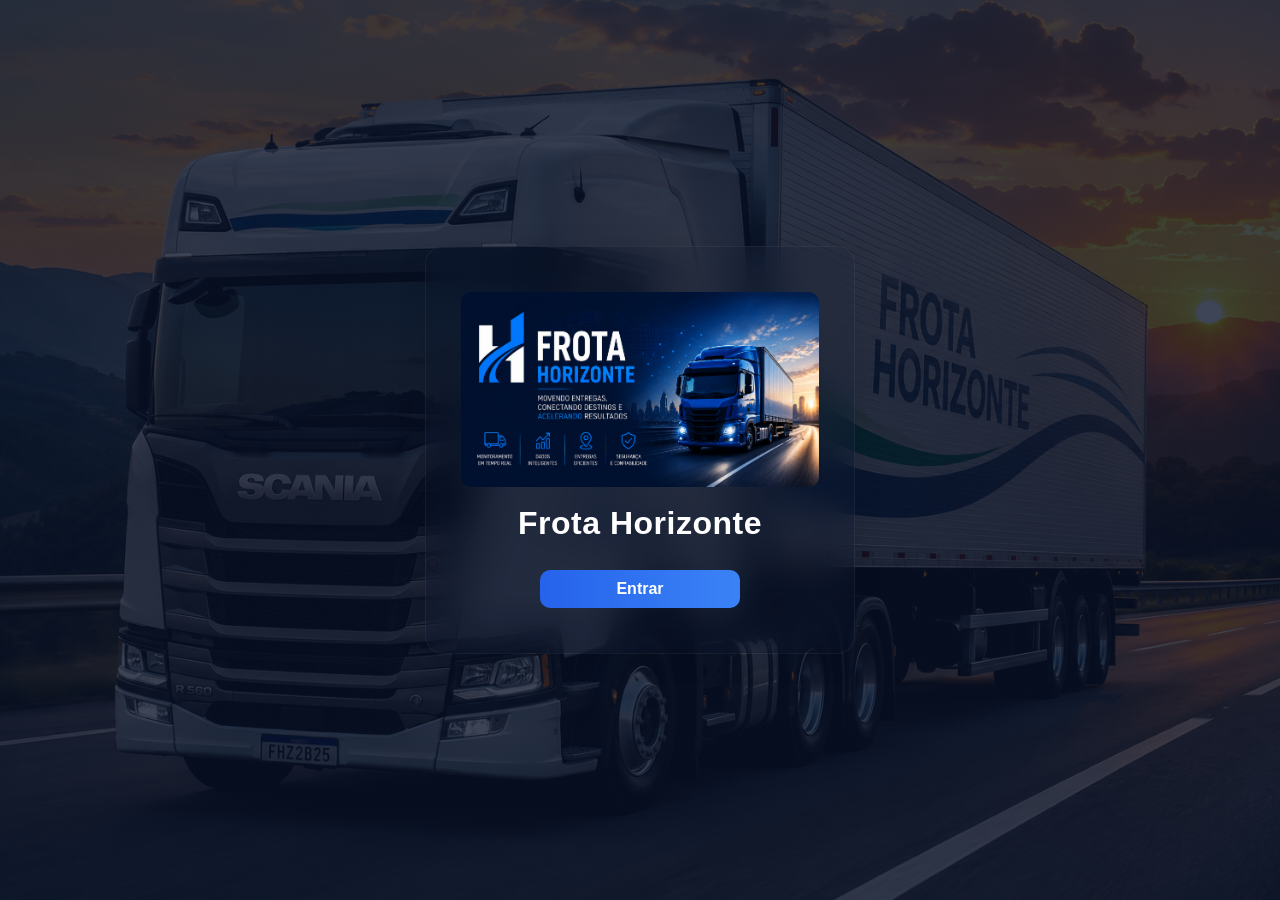
<file: index.html>
<!DOCTYPE html>
<html lang="pt-BR">
<head>
    <meta charset="UTF-8">
    <meta name="viewport" content="width=device-width, initial-scale=1.0">

    <title>Frota Horizonte</title>


    <meta property="og:title" content="Frota Horizonte">
    <meta property="og:description"
          content="Movendo entregas, conectando destinos e acelerando resultados">

    <meta property="og:image"
          content="https://samuellsf.github.io/Horizonte-/assets/img/logohorizonte.png">

    <meta property="og:image:width" content="1200">
    <meta property="og:image:height" content="630">

    <meta property="og:url"
          content="https://samuellsf.github.io/Horizonte-/">

    <meta property="og:type" content="website">


    <meta name="twitter:card" content="summary_large_image">
    <meta name="twitter:title" content="Frota Horizonte">
    <meta name="twitter:description"
          content="Movendo entregas, conectando destinos e acelerando resultados">

    <meta name="twitter:image"
          content="https://samuellsf.github.io/Horizonte-/assets/img/logohorizonte.png">

    <link rel="stylesheet" href="css/style.css">
    <link rel="manifest" href="manifest.json">
</head>

<body>

    <script>
        window.location.href = "./pages/login.html";
    </script>

    <script src="js/pwa.js"></script>

</body>
</html>
</file>
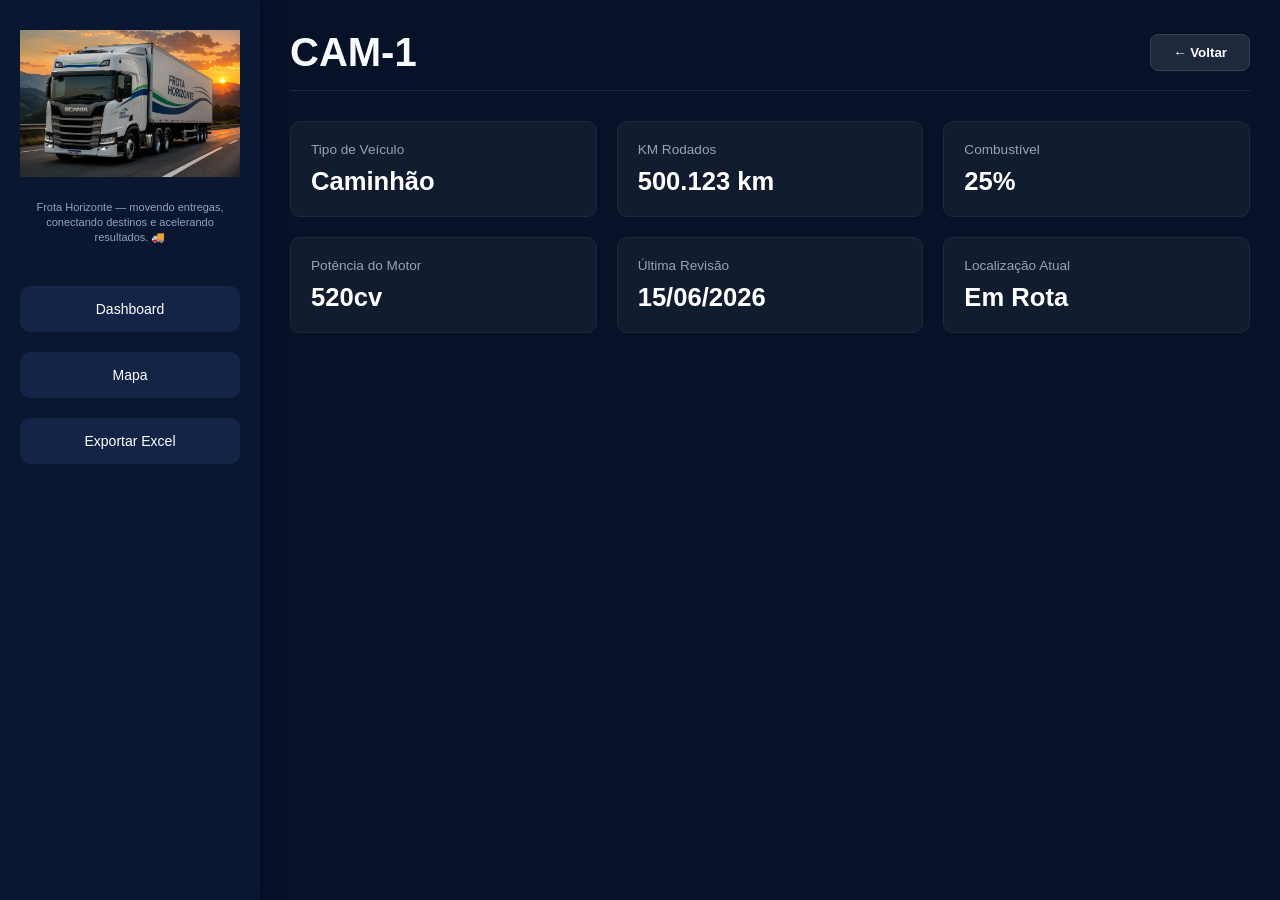
<file: pages/detalhes.html>
<!DOCTYPE html>
<html lang="pt-BR">
<head>
    <meta charset="UTF-8">
    <meta name="viewport" content="width=device-width, initial-scale=1.0">

    <title>Frota Horizonte - Detalhes</title>

    <link rel="stylesheet" href="../css/style.css">
    <link rel="stylesheet" href="../css/sidebar.css">
    <link rel="stylesheet" href="../css/detalhes.css">
</head>
<body>

<div class="container">
    <aside>
        <div class="logo-container">
            <img src="../assets/img/caminhãoH.png" alt="Logo F. Horizonte" class="logo-img">
            <h2 class="legenda-frota">
                Frota Horizonte — movendo entregas, conectando destinos e acelerando resultados. 🚚
            </h2>
        </div>
        <button onclick="window.location.href='dashboard.html'">Dashboard</button>
        <button onclick="window.location.href='mapa.html'">Mapa</button>
        <button id="btn-exportar">Exportar Excel</button>
    </aside>

    <main>
        <div class="detalhes-header">
            <h1 id="veiculo-id">CAM-001</h1>
            <button class="btn-voltar" onclick="window.location.href='dashboard.html'">← Voltar</button>
        </div>

        <div class="detalhes-grid">
            <div class="info-card">
                <span class="label">Tipo de Veículo</span>
                <strong id="veiculo-tipo">Caminhão</strong>
            </div>

            <div class="info-card">
                <span class="label">KM Rodados</span>
                <strong id="veiculo-km">512.332</strong>
            </div>

            <div class="info-card">
                <span class="label">Combustível</span>
                <strong id="veiculo-combustivel">78%</strong>
            </div>

            <div class="info-card">
                <span class="label">Potência do Motor</span>
                <strong id="veiculo-motor">520cv</strong>
            </div>

            <div class="info-card">
                <span class="label">Última Revisão</span>
                <strong id="veiculo-revisao">15/06/2026</strong>
            </div>

            <div class="info-card">
                <span class="label">Localização Atual</span>
                <strong id="veiculo-localizacao">Pátio Central</strong>
            </div>
        </div>
    </main>
</div>

<script src="../js/api.js"></script>
<script src="../js/auth.js"></script>

<script src="../js/frota.js"></script>
<script src="../js/modal.js"></script>

<script src="../js/detalhes.js"></script>

<script src="../js/pwa.js"></script>
</body>
</html>
</file>
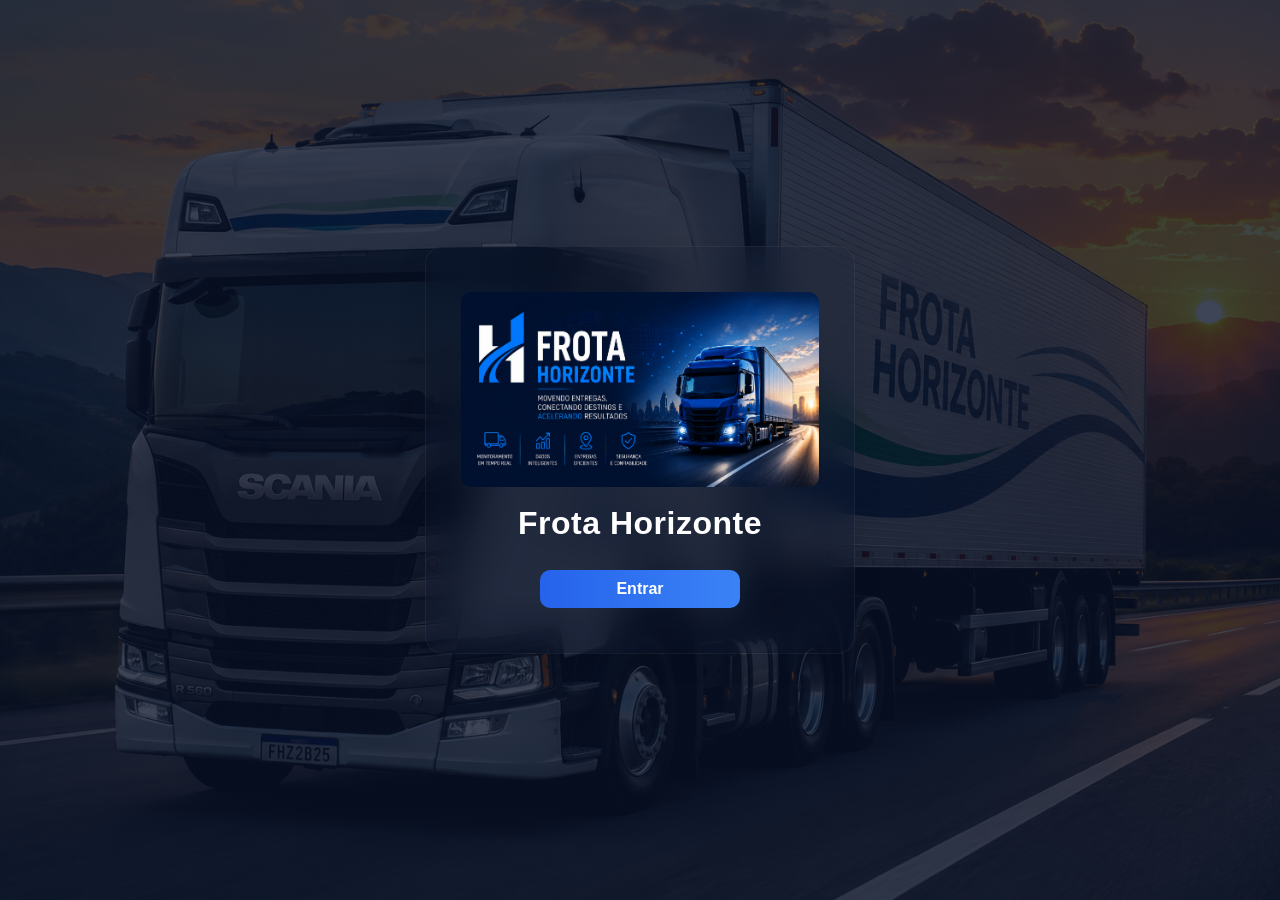
<file: pages/login.html>
<!DOCTYPE html>
<html lang="pt-BR">

<head>
<meta charset="UTF-8">

<meta
name="viewport"
content="width=device-width, initial-scale=1">

<title>Login</title>

<link
rel="stylesheet"
href="../css/login.css">

</head>

<body>

<div class="login">

<img src="../assets/img/logohorizonte.png" class="logo" alt="Horizonte">

<h1>Frota Horizonte</h1>
<!--
<input
type="text"
id="user"
placeholder="Usuário">
-->

<!--
<input
type="password"
id="pass"
placeholder="Senha">
-->

    <button onclick="login()">
        Entrar
    </button>

</div> 

<script src="../js/auth.js"></script>
<script src="../js/pwa.js"></script>
<script src="../js/api.js"></script>
</body> 
</html>
</file>
<file: css/style.css>
/* tyle.css */
*{
    margin:0;
    padding:0;
    box-sizing:border-box;
    font-family:'Poppins',sans-serif;
}

html{
    width:100%;
    height:100%;
    scroll-behavior:smooth;
}

body{
    width:100%;
    min-height:100vh;
    overflow-x:hidden;
    background:#071128;
    color:#fff;
}

img {
    max-width: 100%;
    height: auto;
    display: block;
}

.logo-img {
    width: 100% !important;    
    max-width: 100% !important; 
    height: auto !important;   
    margin: 0 auto 15px auto;   
}

button,
input,
select,
textarea{
    outline:none;
    font-family:inherit;
}

.container{
    display:flex;
    width:100%;
    min-height:100vh;
}

.container-dashboard{
    width:100%;
    max-width:100%;
    overflow-x:hidden;
}

main{
    flex:1;
    width:100%;
    overflow-x:hidden;
}

table{
    width:100%;
    border-collapse:collapse;
}

.table-section{
    width:100%;
    overflow-x:auto;
    -webkit-overflow-scrolling:touch;
}

/* ===========================
   TABLET
=========================== */

@media (max-width:1024px){

    .container{
        flex-direction:column;
    }

}

/* ===========================
   CELULAR
=========================== */

@media (max-width:768px){

    .container{
        flex-direction:column;
    }

    aside{
        width:100% !important;
        min-width:100% !important;
        padding:15px !important;

        display:flex;
        flex-direction:column;
        align-items:center;

        border-bottom:2px solid #142850;
    }

    main{
        width:100%;
        padding:15px;
    }

    .nav-buttons,
    .filtros-status{
        display:flex;
        flex-direction:column;
        width:100%;
        gap:10px;
    }

    aside button{
        width:100%;
        padding:14px;
        font-size:15px;
    }

    h1{
        font-size:28px;
    }

    h2{
        font-size:24px;
    }

    h3{
        font-size:20px;
    }

}


/* ===========================
   CELULARES PEQUENOS
=========================== */

@media (max-width:480px){

    body{
        font-size:14px;
    }

    main{
        padding:10px;
    }

    aside{
        padding:12px !important;
    }

    h1{
        font-size:24px;
    }

    h2{
        font-size:20px;
    }

    h3{
        font-size:18px;
    }

    button{
        font-size:14px;
    }

}
</file>
<file: css/sidebar.css>
aside {
     width: 260px;
    min-width: 260px;
    background: #0b1730;
    padding: 30px 20px;
    display: flex;
    flex-direction: column;
    gap: 20px;
    box-shadow: 4px 0 20px rgba(0,0,0,.3);
}

aside h2 {
    font-size: 34px;
    color: #fff;
    margin-bottom: 20px;
}

/* ============================
   Logo
============================ */

.logo-container {
    display: flex;
    flex-direction: column;
    align-items: center;
    text-align: center;
    gap: 8px;
    margin-bottom: 20px;
}

.logo-img{
    width:150px;
    height:auto;
    object-fit:contain;
}

.legenda-frota {
    font-size: 11px;
    font-weight: 400;
    color: #94a3b8;
    max-width: 220px;
    line-height: 1.4;
    margin: 0;
}

/* ============================
   Navegación
============================ */

.nav-buttons {
    display: grid;
    grid-template-columns: repeat(2, 1fr);
    gap: 10px;
}

.nav-buttons #btn-exportar {
    grid-column: span 2;
}

aside button {
    background: #132446;
    border: none;
    color: #fff;
    padding: 15px;
    border-radius: 10px;
    cursor: pointer;
    transition: .3s;
    display: flex;
    align-items: center;
    justify-content: center;
    gap: 8px;
    font-size: 14px;
}

aside button:hover,
aside button.active {
    background: #2563eb;
    transform: translateX(1px);
}

/* ============================
   Filtros
============================ */

.filtros-status {
    display: flex;
    flex-direction: column;
    gap: 12px;
    margin-top: 10px;
}

.filtros-status h3 {
    color: white;
    margin: 0;
    font-size: 18px;
}

.grid-filtros {
    display: grid;
    grid-template-columns: repeat(2, 1fr);
    gap: 10px;
}

/* ============================
   Tablet
============================ */

@media (max-width: 992px) {

    .container {
        flex-direction: column;
    }

    aside {
        width: 100%;
        padding: 15px;
    }

    .logo-container {
        margin-bottom: 15px;
    }

    aside h2 {
        font-size: 22px;
        margin-bottom: 10px;
    }

    aside button {
        padding: 12px;
        font-size: 14px;
    }
}
/* ============================
   CELULAR
============================ */

@media (max-width:768px){

    aside{
        width:100%;
        padding:15px;
        border-bottom:2px solid #142850;
        gap:15px;
    }

    /* Logo */

    .logo-container{
        margin-bottom:15px;
    }

    .logo-img{
        width:150px;
        max-width:70%;
        height:auto;
        margin:0 auto;
    }

    .legenda-frota{
        max-width:280px;
        margin:8px auto 0;
        font-size:13px;
        line-height:1.4;
    }

    /* Botões */

    .nav-buttons{
        display:flex;
        flex-direction:column;
        gap:10px;
    }

    .nav-buttons button{
        width:100%;
    }

    #btn-exportar{
        width:100%;
    }

    aside button{
        padding:14px;
        font-size:15px;
        border-radius:10px;
    }

    /* Filtros */

    .filtros-status{
        margin-top:10px;
    }

    .grid-filtros{
        grid-template-columns:1fr;
        gap:10px;
    }

}
/* ===========================
   MENU MOBILE
=========================== */

.mobile-header{
    display:none;
}

.overlay{
    display:none;
}

@media (max-width:768px){

    .mobile-header{
        display:flex;
        align-items:center;
        gap:15px;
        height:60px;
        padding:0 16px;
        background:#0b1730;
        border-bottom:1px solid #1e3a5f;
        position:sticky;
        top:0;
        z-index:1100;
    }

    .mobile-header h2{
        font-size:20px;
        color:#fff;
        margin:0;
    }

    #menu-toggle{
    width:42px;
    height:42px;
    background:#132446;
    border:none;
    border-radius:8px;
    color:#fff;
    font-size:24px;
    cursor:pointer;
    transition:.3s;
}

#menu-toggle:hover{
    background:#2563eb;
}

   aside{
    position:fixed;
    top:0;
    left:0;
    width:280px;
    max-width:85%;
        height:100vh;
        z-index:1200;

        transform:translateX(-100%);
        transition:transform .3s ease;
        will-change:transform;
        overflow-y:auto;
    }

    aside.open{
        transform:translateX(0);
    }

    aside.open{
    box-shadow:10px 0 35px rgba(0,0,0,.45);
}

    .overlay{
        position:fixed;
        inset:0;
        background:rgba(0,0,0,.45);
        display:none;
        z-index:1150;
    }

    .overlay.show{
        display:block;
    }

    main{
        width:100%;
    }

}
</file>
<file: css/detalhes.css>
/* ==========================
   DETALHES DO VEÍCULO
========================== */

main{
    flex:1;
    width:100%;
    padding:30px;
    box-sizing:border-box;
}

.detalhes-header{
    display:flex;
    justify-content:space-between;
    align-items:center;
    gap:20px;
    margin-bottom:30px;
    padding-bottom:15px;
    border-bottom:1px solid #1e293b;
}

.detalhes-header h1{
    font-size:2.5rem;
    color:#f8fafc;
    margin:0;
}

.btn-voltar{
    background:#1e293b;
    color:#fff;
    border:1px solid #334155;
    padding:10px 22px;
    border-radius:8px;
    cursor:pointer;
    font-weight:600;
    transition:.25s;
}

.btn-voltar:hover{
    background:#2563eb;
    border-color:#2563eb;
}

.detalhes-grid{
    display:grid;
    grid-template-columns:repeat(auto-fit,minmax(260px,1fr));
    gap:20px;
}

.info-card{
    background:#111c2e;
    border:1px solid #1e293b;
    border-radius:10px;
    padding:20px;
    display:flex;
    flex-direction:column;
    gap:10px;
    transition:.25s;
}

.info-card:hover{
    transform:translateY(-4px);
    box-shadow:0 8px 20px rgba(0,192,255,.15);
}

.info-card span{
    font-size:.85rem;
    color:#94a3b8;
}

.info-card strong{
    font-size:1.6rem;
    color:#fff;
}

/* ==========================
   TABLET
========================== */
@media (max-width:768px){

    .detalhes-header{
        flex-direction:column;
        align-items:stretch;
        text-align:left;
    }

    .detalhes-header h1{
        font-size:2rem;
        margin-bottom:0;
    }

    .btn-voltar{
        width:100%;
        padding:14px;
    }

    .detalhes-grid{
        grid-template-columns:1fr;
    }

}


/* ==========================
   CELULARES PEQUENOS
========================== */

@media (max-width:480px){

    main{
        padding:10px;
    }

    .detalhes-header h1{
        font-size:1.8rem;
    }

    .info-card{
        padding:15px;
    }

    .info-card span{
        font-size:.75rem;
    }

    .info-card strong{
        font-size:1.2rem;
    }

}
</file>
<file: css/login.css>
* {
    margin: 0;
    padding: 0;
    box-sizing: border-box;
    font-family: 'Poppins', sans-serif;
}

body {
    
    min-height: 100dvh; 
    display: flex;
    justify-content: center;
    align-items: center;
    padding: 20px;
    margin: 0;

    background: 
        linear-gradient(rgba(7, 17, 40, .78), rgba(7, 17, 40, .78)), 
        url("../assets/img/caminhãoH.png");

    background-size: cover; 
    background-position: center; 
    background-repeat: no-repeat;
    background-attachment: fixed; 

   
    overflow-y: auto; 
}

.login img {
    max-width: 100%;
    height: auto;
    border-radius: 10px;
}

/* CARD LOGIN */
.login {
    width: 100%;
    max-width: 430px;
    padding: 45px 35px;
    background: rgba(18, 28, 48, 0.1); 
    backdrop-filter: blur(20px);
    -webkit-backdrop-filter: blur(20px);

    border-radius: 18px;
    border: 1px solid rgba(255, 255, 255, 0.05);

    display: flex;
    flex-direction: column;
    gap: 18px;
    
    box-shadow: 0 4px 30px rgba(0, 0, 0, 0.1);

    animation: aparecer .8s ease;
}

@keyframes aparecer{
    from{
        opacity:0;
        transform:translateY(30px);
    }
    to{
        opacity:1;
        transform:translateY(0);
    }
}

h1{
    color:#fff;
    text-align:center;
    font-size:2rem;
    font-weight:700;
    margin-bottom:10px;
    letter-spacing:.5px;
}

input{
    padding:15px;
    border:1px solid rgba(255,255,255,.12);
    background:rgba(15,23,42,.75);
    color:#fff;
    border-radius:10px;
    outline:none;
    font-size:15px;
    transition:.3s;
}

input::placeholder{
    color:#94a3b8;
}

input:focus{
    border-color:#3b82f6;
    box-shadow:0 0 12px rgba(59,130,246,.35);
}

button {
  
    width: 200px; 
    margin: 0 auto; 
    
    padding: 10px 20px;
    border: none;
    border-radius: 10px;
    cursor: pointer;

    color: #fff;
    font-size: 16px;
    font-weight: 600;

    background: linear-gradient(90deg, #2563eb, #3b82f6);
    transition: .3s;
}

button:hover{
    transform:translateY(-3px);
    box-shadow:0 12px 25px rgba(37,99,235,.45);
}

button:active{
    transform:scale(.98);
}

@media (max-width:480px){

    .login{
        padding:30px 22px;
    }

    h1{
        font-size:1.6rem;
    }

}
@media (max-width: 350px) {
    .login {
        padding: 20px 15px; 
    }
}
</file>
